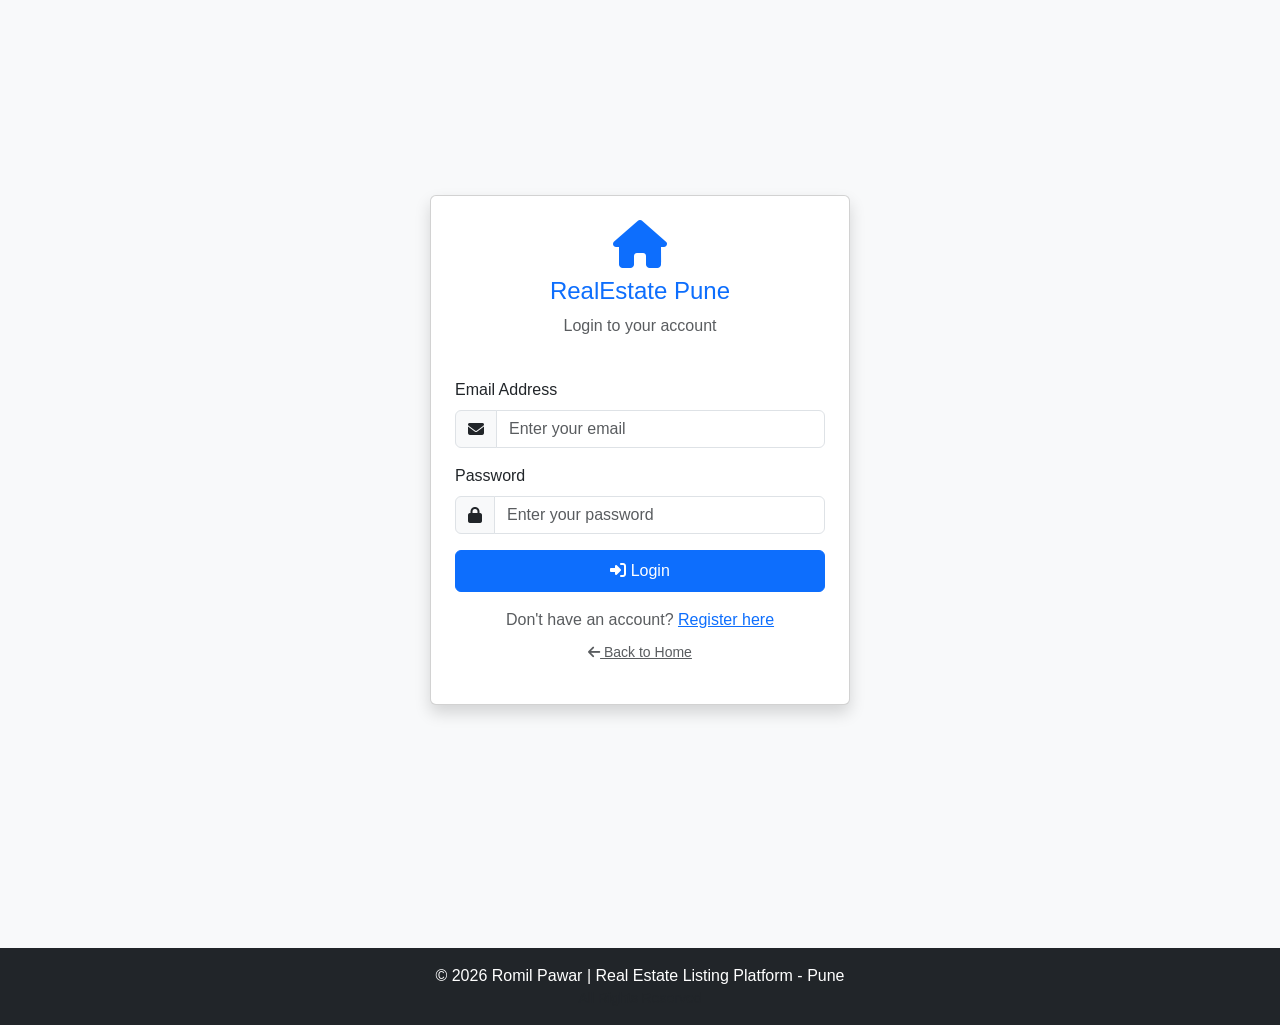
<file: templates/login.html>
<!DOCTYPE html>
<html lang="en">
<head>
  <meta charset="UTF-8"/>
  <!--
  ============================================================
  Real Estate Listing Platform - Pune
  Developer  : Romil Pawar 
  Copyright  : © 2026 Romil Pawar. All Rights Reserved.
  ============================================================
-->
  <meta name="viewport" content="width=device-width, initial-scale=1.0"/>
  <title>Login - RealEstate Pune</title>
  <link href="https://cdn.jsdelivr.net/npm/bootstrap@5.3.0/dist/css/bootstrap.min.css" rel="stylesheet"/>
  <link href="https://cdnjs.cloudflare.com/ajax/libs/font-awesome/6.4.0/css/all.min.css" rel="stylesheet"/>
  <link rel="stylesheet" href="/static/css/style.css"/>
</head>
<body class="bg-light">
  <div class="container d-flex justify-content-center align-items-center min-vh-100">
    <div class="card shadow p-4" style="width:100%; max-width:420px;">
      <div class="text-center mb-4">
        <i class="fa fa-home fa-3x text-primary"></i>
        <h4 class="mt-2 text-primary">RealEstate Pune</h4>
        <p class="text-muted">Login to your account</p>
      </div>
      <div id="alertBox"></div>
      <div class="mb-3">
        <label class="form-label">Email Address</label>
        <div class="input-group">
          <span class="input-group-text"><i class="fa fa-envelope"></i></span>
          <input type="email" id="email" class="form-control" placeholder="Enter your email"/>
        </div>
      </div>
      <div class="mb-3">
        <label class="form-label">Password</label>
        <div class="input-group">
          <span class="input-group-text"><i class="fa fa-lock"></i></span>
          <input type="password" id="password" class="form-control" placeholder="Enter your password"/>
        </div>
      </div>
      <button class="btn btn-primary w-100 py-2 mb-3" onclick="login()">
        <i class="fa fa-sign-in-alt"></i> Login
      </button>
      <p class="text-center text-muted mb-0">
        Don't have an account? <a href="/register">Register here</a>
      </p>
      <p class="text-center mt-2">
        <a href="/" class="text-muted small"><i class="fa fa-arrow-left"></i> Back to Home</a>
      </p>
    </div>
  </div>

  <footer class="bg-dark text-white text-center py-3 mt-5">
  <p class="mb-0">&copy; 2026 Romil Pawar | Real Estate Listing Platform - Pune</p>
  <p class="mb-0 small text-muted">All Rights Reserved</p>
  </footer>

  <script>
    if (localStorage.getItem('user')) window.location.href = '/dashboard';

    async function login() {
      const email    = document.getElementById('email').value.trim();
      const password = document.getElementById('password').value;
      const box      = document.getElementById('alertBox');

      if (!email || !password) {
        box.innerHTML = `<div class="alert alert-warning">Please fill in all fields.</div>`;
        return;
      }
      const res  = await fetch('/api/auth/login', {
        method: 'POST',
        headers: {'Content-Type': 'application/json'},
        body: JSON.stringify({ email, password })
      });
      const data = await res.json();
      if (res.ok) {
        localStorage.setItem('user', JSON.stringify(data.user));
        box.innerHTML = `<div class="alert alert-success">Login successful! Redirecting...</div>`;
        setTimeout(() => {
          window.location.href = data.user.role === 'admin' ? '/admin' : '/dashboard';
        }, 1000);
      } else {
        box.innerHTML = `<div class="alert alert-danger">${data.error}</div>`;
      }
    }

    document.addEventListener('keypress', e => { if (e.key === 'Enter') login(); });
  </script>
</body>
</html>
<!--
  ============================================================
  Real Estate Listing Platform - Pune
  Developer  : Romil Pawar 
  Copyright  : © 2026 Romil Pawar. All Rights Reserved.
  ============================================================
-->
</file>
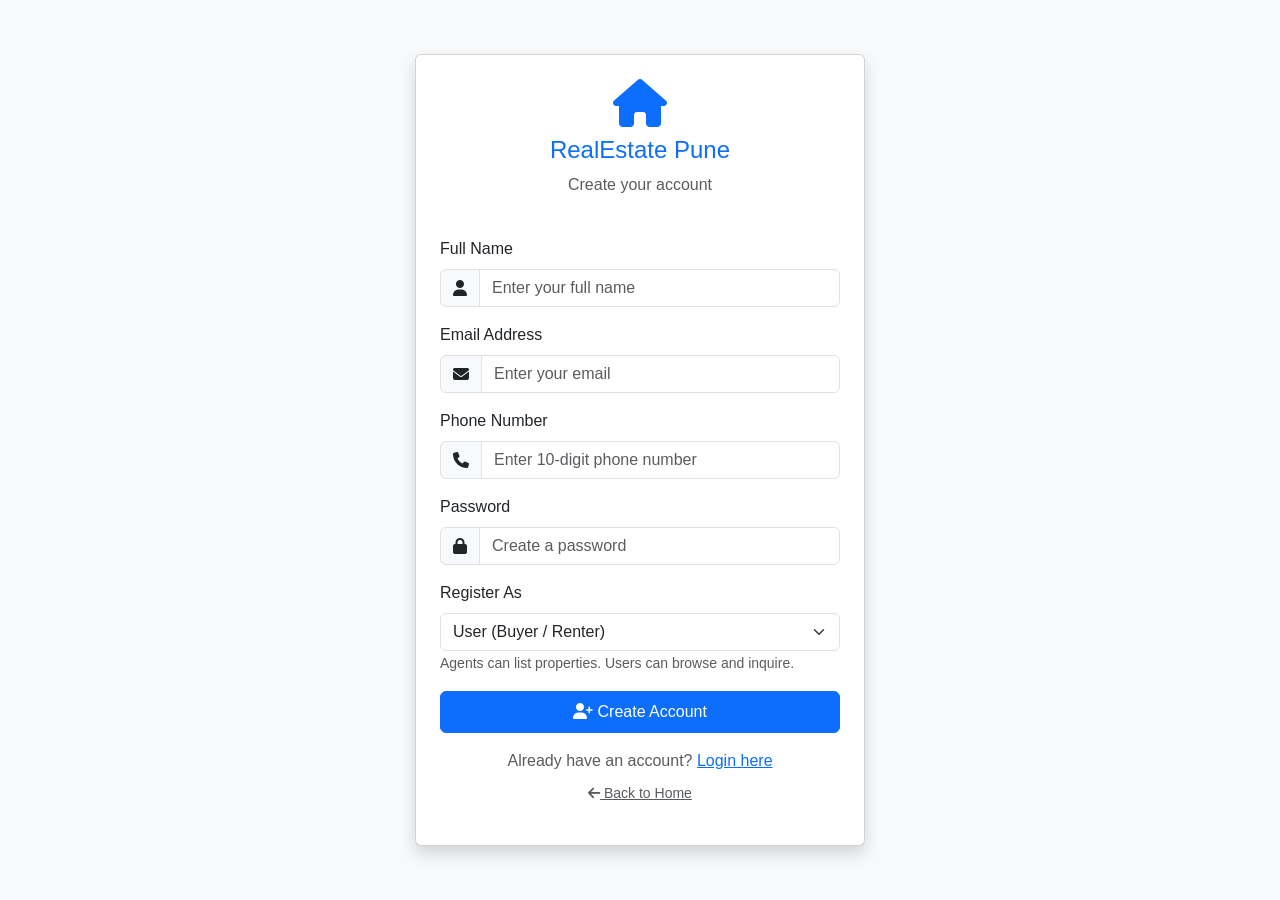
<file: templates/register.html>
<!DOCTYPE html>
<html lang="en">
<head>
  <meta charset="UTF-8"/>
  <!--
  ============================================================
  Real Estate Listing Platform - Pune
  Developer  : Romil Pawar 
  Copyright  : © 2026 Romil Pawar. All Rights Reserved.
  ============================================================
-->
  <meta name="viewport" content="width=device-width, initial-scale=1.0"/>
  <title>Register - RealEstate Pune</title>
  <link href="https://cdn.jsdelivr.net/npm/bootstrap@5.3.0/dist/css/bootstrap.min.css" rel="stylesheet"/>
  <link href="https://cdnjs.cloudflare.com/ajax/libs/font-awesome/6.4.0/css/all.min.css" rel="stylesheet"/>
  <link rel="stylesheet" href="/static/css/style.css"/>
</head>
<body class="bg-light">
  <div class="container d-flex justify-content-center align-items-center min-vh-100 py-4">
    <div class="card shadow p-4" style="width:100%; max-width:450px;">
      <div class="text-center mb-4">
        <i class="fa fa-home fa-3x text-primary"></i>
        <h4 class="mt-2 text-primary">RealEstate Pune</h4>
        <p class="text-muted">Create your account</p>
      </div>
      <div id="alertBox"></div>
      <div class="mb-3">
        <label class="form-label">Full Name</label>
        <div class="input-group">
          <span class="input-group-text"><i class="fa fa-user"></i></span>
          <input type="text" id="name" class="form-control" placeholder="Enter your full name"/>
        </div>
      </div>
      <div class="mb-3">
        <label class="form-label">Email Address</label>
        <div class="input-group">
          <span class="input-group-text"><i class="fa fa-envelope"></i></span>
          <input type="email" id="email" class="form-control" placeholder="Enter your email"/>
        </div>
      </div>
      <div class="mb-3">
        <label class="form-label">Phone Number</label>
        <div class="input-group">
          <span class="input-group-text"><i class="fa fa-phone"></i></span>
          <input type="text" id="phone" class="form-control" placeholder="Enter 10-digit phone number"/>
        </div>
      </div>
      <div class="mb-3">
        <label class="form-label">Password</label>
        <div class="input-group">
          <span class="input-group-text"><i class="fa fa-lock"></i></span>
          <input type="password" id="password" class="form-control" placeholder="Create a password"/>
        </div>
      </div>
      <div class="mb-3">
        <label class="form-label">Register As</label>
        <select id="role" class="form-select">
          <option value="user">User (Buyer / Renter)</option>
          <option value="agent">Agent (Property Owner / Dealer)</option>
        </select>
        <small class="text-muted">Agents can list properties. Users can browse and inquire.</small>
      </div>
      <button class="btn btn-primary w-100 py-2 mb-3" onclick="register()">
        <i class="fa fa-user-plus"></i> Create Account
      </button>
      <p class="text-center text-muted mb-0">
        Already have an account? <a href="/login">Login here</a>
      </p>
      <p class="text-center mt-2">
        <a href="/" class="text-muted small"><i class="fa fa-arrow-left"></i> Back to Home</a>
      </p>
    </div>
  </div>
  <script>
    async function register() {
      const name     = document.getElementById('name').value.trim();
      const email    = document.getElementById('email').value.trim();
      const phone    = document.getElementById('phone').value.trim();
      const password = document.getElementById('password').value;
      const role     = document.getElementById('role').value;
      const box      = document.getElementById('alertBox');

      if (!name || !email || !phone || !password) {
        box.innerHTML = `<div class="alert alert-warning">Please fill in all fields.</div>`;
        return;
      }
      if (phone.length !== 10) {
        box.innerHTML = `<div class="alert alert-warning">Enter a valid 10-digit phone number.</div>`;
        return;
      }
      const res  = await fetch('/api/auth/register', {
        method: 'POST',
        headers: {'Content-Type': 'application/json'},
        body: JSON.stringify({ name, email, phone, password, role })
      });
      const data = await res.json();
      if (res.ok) {
        box.innerHTML = `<div class="alert alert-success">Account created! Redirecting to login...</div>`;
        setTimeout(() => window.location.href = '/login', 1500);
      } else {
        box.innerHTML = `<div class="alert alert-danger">${data.error}</div>`;
      }
    }
  </script>
</body>
</html>
<!--
  ============================================================
  Real Estate Listing Platform - Pune
  Developer  : Romil Pawar 
  Copyright  : © 2026 Romil Pawar. All Rights Reserved.
  ============================================================
-->
</file>
<file: static/css/style.css>
/*
  ============================================================
  Real Estate Listing Platform - Stylesheet
  Developer  : Romil Pawar 
  Copyright  : © 2026 Romil Pawar. All Rights Reserved.
  ============================================================
*/
.hero-section {
  background: linear-gradient(rgba(0,0,0,0.55), rgba(0,0,0,0.55)),
              url('https://images.unsplash.com/photo-1560518883-ce09059eeffa?w=1400') center/cover no-repeat;
  min-height: 480px;
  padding: 60px 20px;
}

.property-card {
  transition: transform 0.2s, box-shadow 0.2s;
  border-radius: 10px;
  overflow: hidden;
}
.property-card:hover {
  transform: translateY(-5px);
  box-shadow: 0 8px 20px rgba(0,0,0,0.15) !important;
}

.area-card {
  transition: transform 0.2s, box-shadow 0.2s;
  border-radius: 10px;
}
.area-card:hover {
  transform: translateY(-4px);
  box-shadow: 0 6px 16px rgba(0,0,0,0.12) !important;
}

body {
  font-family: 'Segoe UI', sans-serif;
}

.navbar-brand {
  font-size: 1.4rem;
}
/*
  ============================================================
  Real Estate Listing Platform - Stylesheet
  Developer  : Romil Pawar 
  Copyright  : © 2026 Romil Pawar. All Rights Reserved.
  ============================================================
*/
</file>
